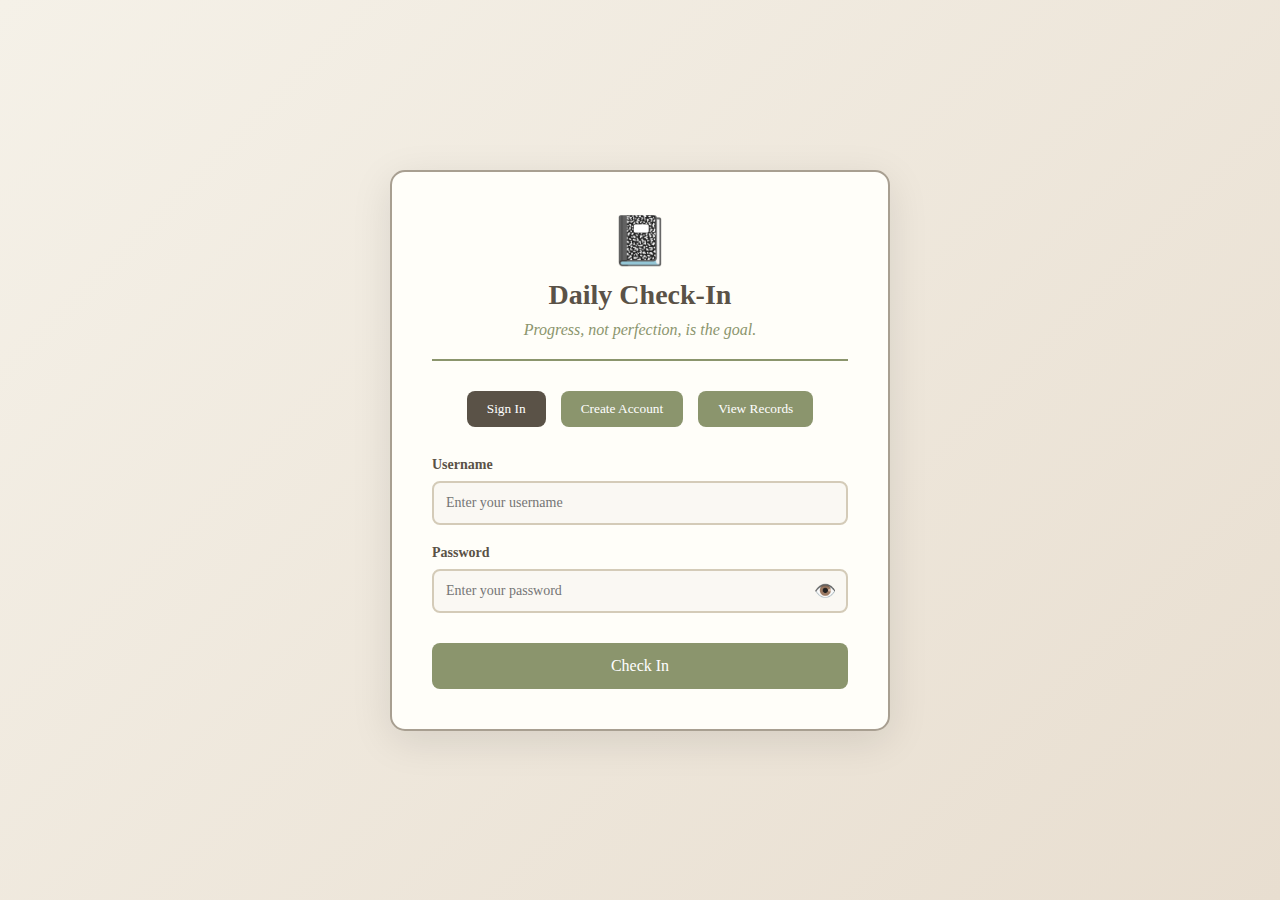
<file: PrelimLabWork2/index.html>
<!DOCTYPE html>
<html lang="en">
<head>
    <meta charset="UTF-8">
    <meta name="viewport" content="width=device-width, initial-scale=1.0">
    <title>Daily Check-In Journal</title>
    <style>
        * {
            margin: 0;
            padding: 0;
            box-sizing: border-box;
        }

        body {
            font-family: 'Georgia', serif;
            background: linear-gradient(135deg, #f5f1e8 0%, #e8ded0 100%);
            min-height: 100vh;
            display: flex;
            justify-content: center;
            align-items: center;
            padding: 20px;
        }

        .container {
            background: #fffef9;
            border-radius: 15px;
            box-shadow: 0 10px 40px rgba(0, 0, 0, 0.1);
            padding: 40px;
            max-width: 500px;
            width: 100%;
            border: 2px solid #a89f91;
        }

        .journal-header {
            text-align: center;
            margin-bottom: 30px;
            border-bottom: 2px solid #8b956d;
            padding-bottom: 20px;
        }

        .journal-icon {
            font-size: 48px;
            margin-bottom: 10px;
        }

        h1 {
            color: #5a5247;
            font-size: 28px;
            margin-bottom: 10px;
        }

        .motivational-text {
            color: #8b956d;
            font-style: italic;
            font-size: 16px;
            margin-top: 10px;
        }

        .page-selector {
            display: flex;
            justify-content: center;
            gap: 15px;
            margin-bottom: 30px;
        }

        .page-btn {
            background: #8b956d;
            color: white;
            border: none;
            padding: 10px 20px;
            border-radius: 8px;
            cursor: pointer;
            font-family: 'Georgia', serif;
            transition: background 0.3s;
        }

        .page-btn.active {
            background: #5a5247;
        }

        .page-btn:hover {
            background: #6d7557;
        }

        .form-section {
            display: none;
        }

        .form-section.active {
            display: block;
        }

        .form-group {
            margin-bottom: 20px;
        }

        label {
            display: block;
            color: #5a5247;
            margin-bottom: 8px;
            font-weight: bold;
            font-size: 14px;
        }

        input {
            width: 100%;
            padding: 12px;
            border: 2px solid #d4cbb8;
            border-radius: 8px;
            font-family: 'Georgia', serif;
            font-size: 14px;
            background: #faf8f3;
            transition: border-color 0.3s;
        }

        input:focus {
            outline: none;
            border-color: #8b956d;
        }

        .password-container {
            position: relative;
        }

        .toggle-password {
            position: absolute;
            right: 12px;
            top: 50%;
            transform: translateY(-50%);
            cursor: pointer;
            color: #5a5247;
            font-size: 18px;
        }

        .submit-btn {
            width: 100%;
            background: #8b956d;
            color: white;
            border: none;
            padding: 14px;
            border-radius: 8px;
            font-size: 16px;
            font-family: 'Georgia', serif;
            cursor: pointer;
            transition: background 0.3s;
            margin-top: 10px;
        }

        .submit-btn:hover {
            background: #6d7557;
        }

        .message {
            margin-top: 20px;
            padding: 15px;
            border-radius: 8px;
            text-align: center;
            display: none;
        }

        .message.success {
            background: #d4edda;
            color: #155724;
            border: 1px solid #c3e6cb;
        }

        .message.error {
            background: #f8d7da;
            color: #721c24;
            border: 1px solid #f5c6cb;
        }

        .timestamp-display {
            margin-top: 15px;
            padding: 15px;
            background: #f5f1e8;
            border-radius: 8px;
            text-align: center;
            color: #5a5247;
            font-style: italic;
        }

        .attendance-list {
            margin-top: 20px;
            max-height: 300px;
            overflow-y: auto;
        }

        .attendance-item {
            background: #f5f1e8;
            padding: 12px;
            margin-bottom: 10px;
            border-radius: 8px;
            border-left: 4px solid #8b956d;
        }

        .download-btn {
            width: 100%;
            background: #5a5247;
            color: white;
            border: none;
            padding: 12px;
            border-radius: 8px;
            font-size: 14px;
            font-family: 'Georgia', serif;
            cursor: pointer;
            margin-top: 15px;
            transition: background 0.3s;
        }

        .download-btn:hover {
            background: #433d34;
        }
    </style>
</head>
<body>
    <div class="container">
        <div class="journal-header">
            <div class="journal-icon">📓</div>
            <h1>Daily Check-In</h1>
            <p class="motivational-text" id="motivationalText">Today's presence matters.</p>
        </div>

        <div class="page-selector">
            <button class="page-btn active" onclick="showPage('login')">Sign In</button>
            <button class="page-btn" onclick="showPage('register')">Create Account</button>
            <button class="page-btn" onclick="showPage('attendance')">View Records</button>
        </div>

        <!-- Login Form -->
        <div id="loginSection" class="form-section active">
            <form id="loginForm">
                <div class="form-group">
                    <label for="loginUsername">Username</label>
                    <input type="text" id="loginUsername" required placeholder="Enter your username">
                </div>
                <div class="form-group">
                    <label for="loginPassword">Password</label>
                    <div class="password-container">
                        <input type="password" id="loginPassword" required placeholder="Enter your password">
                        <span class="toggle-password" onclick="togglePassword('loginPassword')">👁️</span>
                    </div>
                </div>
                <button type="submit" class="submit-btn">Check In</button>
            </form>
            <div id="loginMessage" class="message"></div>
            <div id="timestampDisplay" class="timestamp-display" style="display: none;"></div>
        </div>

        <!-- Registration Form -->
        <div id="registerSection" class="form-section">
            <form id="registerForm">
                <div class="form-group">
                    <label for="regRealName">Full Name</label>
                    <input type="text" id="regRealName" required placeholder="Enter your real name">
                </div>
                <div class="form-group">
                    <label for="regUsername">Username</label>
                    <input type="text" id="regUsername" required placeholder="Choose a username">
                </div>
                <div class="form-group">
                    <label for="regPassword">Password</label>
                    <div class="password-container">
                        <input type="password" id="regPassword" required placeholder="Create a password">
                        <span class="toggle-password" onclick="togglePassword('regPassword')">👁️</span>
                    </div>
                </div>
                <button type="submit" class="submit-btn">Create Account</button>
            </form>
            <div id="registerMessage" class="message"></div>
        </div>

        <!-- Attendance Records -->
        <div id="attendanceSection" class="form-section">
            <div class="attendance-list" id="attendanceList"></div>
            <button class="download-btn" onclick="downloadAttendance()">Download Attendance Summary</button>
        </div>
    </div>

    <!-- Audio element for beep sound -->
    <audio id="errorBeep" preload="auto">
        <source src="quack.mp3" type="audio/mpeg">
        <!-- Add your sound file here. Name it 'quack.mp3' and place it in the same folder -->
    </audio>

    <script src="script.js"></script>
</body>
</html>
</file>
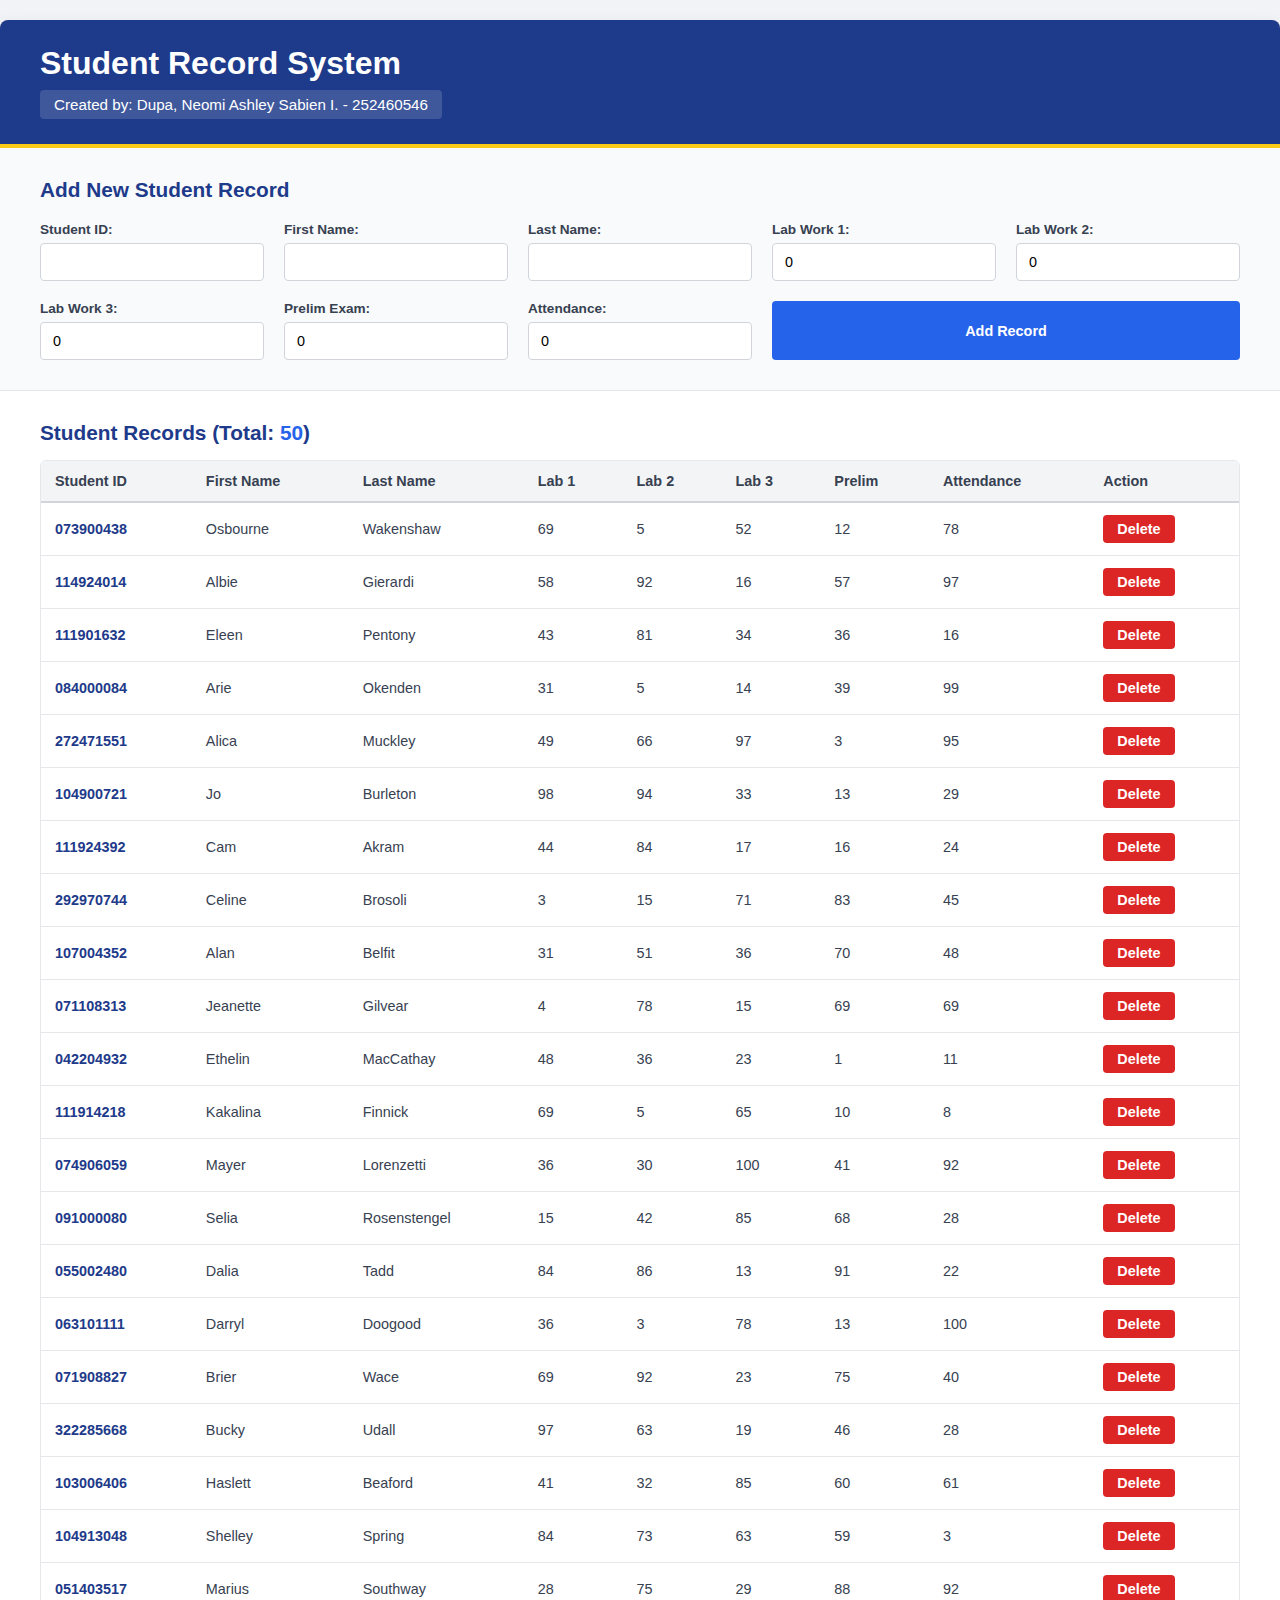
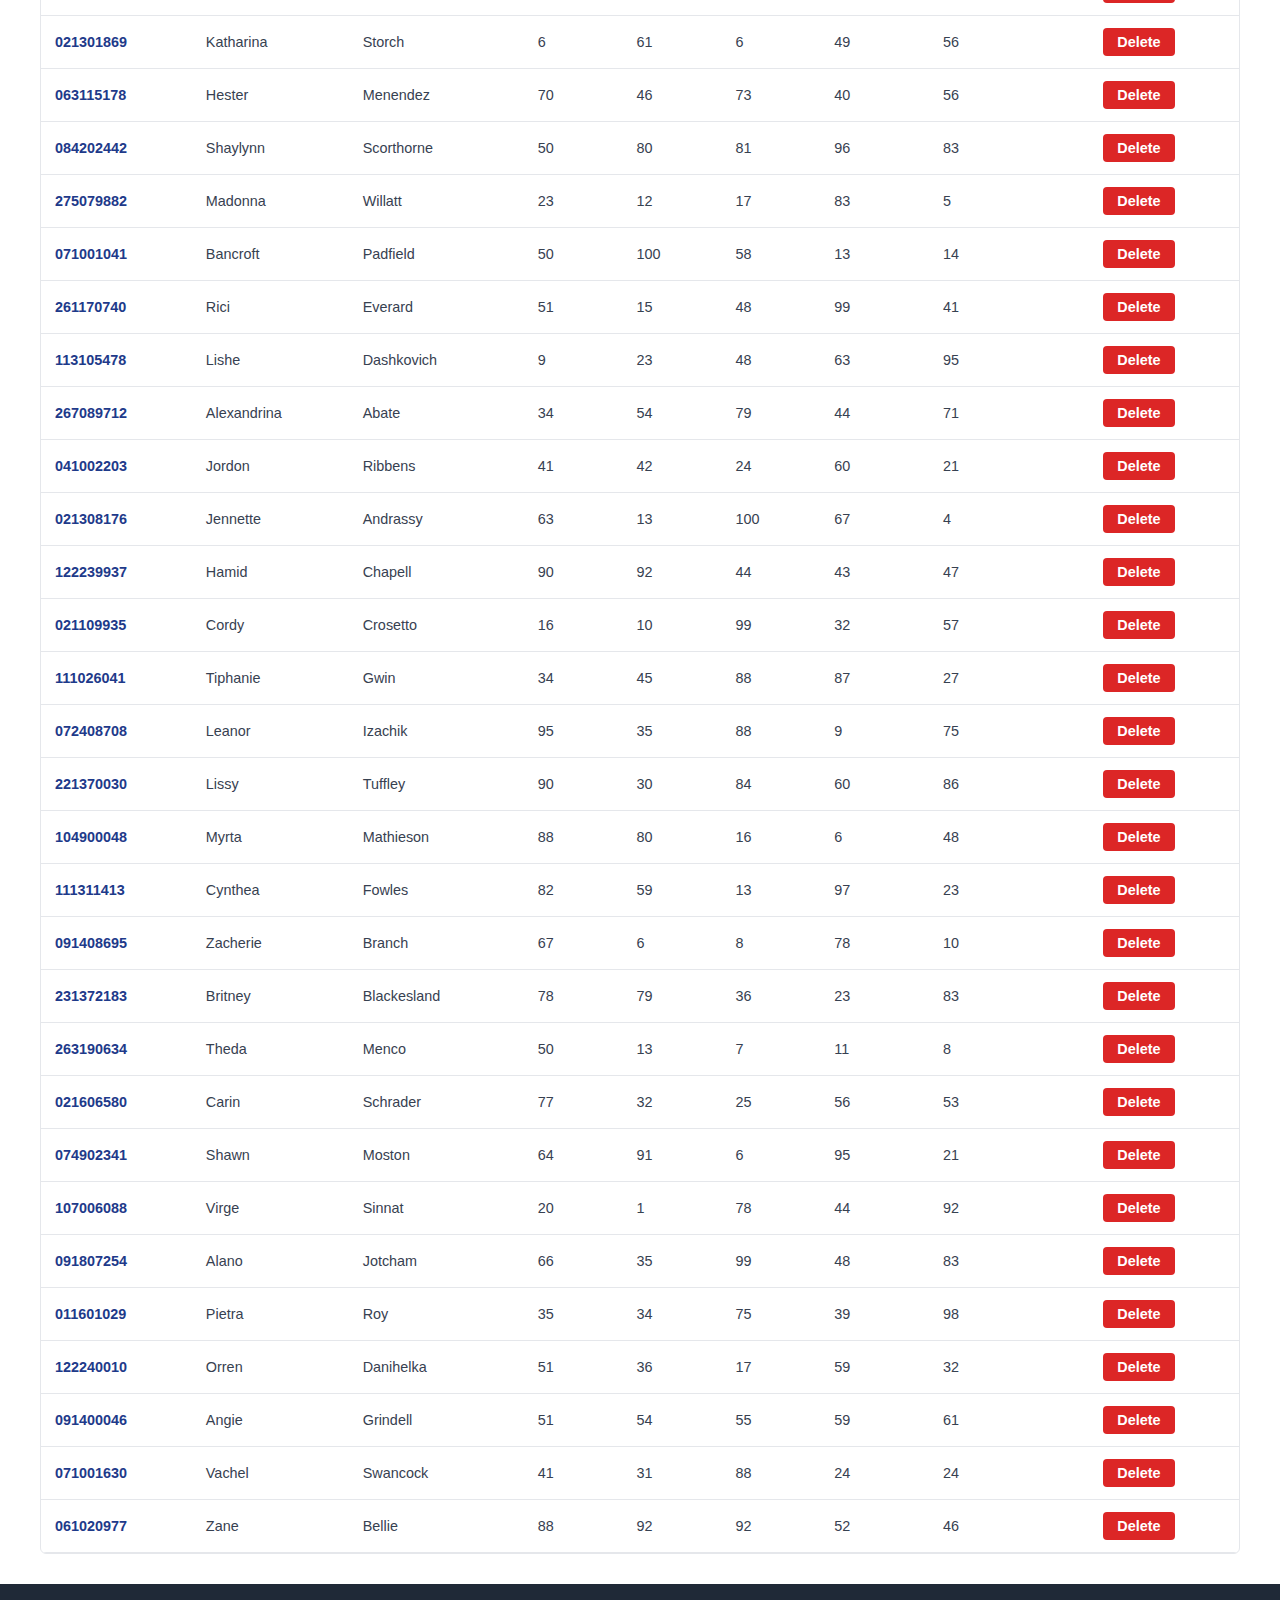
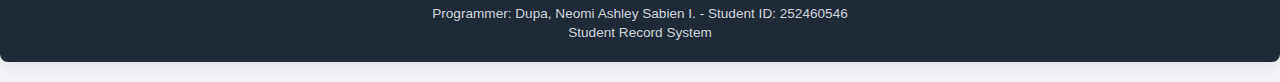
<file: Prelim-Exam/JAVASCRIPT/index.html>
<!DOCTYPE html>
<html lang="en">
<head>
    <meta charset="UTF-8">
    <meta name="viewport" content="width=device-width, initial-scale=1.0">
    <title>Student Record System - Web</title>
    <link rel="stylesheet" href="style.css">
</head>
<body>
    <div class="container">
        <header>
            <h1>Student Record System</h1>
            <!-- Programmer Identifier: Dupa, Neomi Ashley Sabien I. - 252460546 -->
            <p class="identifier">Created by: Dupa, Neomi Ashley Sabien I. - 252460546</p>
        </header>

        <div class="form-container">
            <h2>Add New Student Record</h2>
            <form id="studentForm">
                <div class="form-group">
                    <label for="studentId">Student ID:</label>
                    <input type="text" id="studentId" required>
                </div>
                <div class="form-group">
                    <label for="firstName">First Name:</label>
                    <input type="text" id="firstName" required>
                </div>
                <div class="form-group">
                    <label for="lastName">Last Name:</label>
                    <input type="text" id="lastName" required>
                </div>
                <div class="form-group">
                    <label for="lab1">Lab Work 1:</label>
                    <input type="number" id="lab1" min="0" max="100" value="0">
                </div>
                <div class="form-group">
                    <label for="lab2">Lab Work 2:</label>
                    <input type="number" id="lab2" min="0" max="100" value="0">
                </div>
                <div class="form-group">
                    <label for="lab3">Lab Work 3:</label>
                    <input type="number" id="lab3" min="0" max="100" value="0">
                </div>
                <div class="form-group">
                    <label for="prelim">Prelim Exam:</label>
                    <input type="number" id="prelim" min="0" max="100" value="0">
                </div>
                <div class="form-group">
                    <label for="attendance">Attendance:</label>
                    <input type="number" id="attendance" min="0" max="100" value="0">
                </div>
                <button type="submit" class="btn btn-primary">Add Record</button>
            </form>
        </div>

        <div class="table-container">
            <h2>Student Records (Total: <span id="recordCount">0</span>)</h2>
            <div class="table-wrapper">
                <table id="studentTable">
                    <thead>
                        <tr>
                            <th>Student ID</th>
                            <th>First Name</th>
                            <th>Last Name</th>
                            <th>Lab 1</th>
                            <th>Lab 2</th>
                            <th>Lab 3</th>
                            <th>Prelim</th>
                            <th>Attendance</th>
                            <th>Action</th>
                        </tr>
                    </thead>
                    <tbody id="tableBody">
                        <!-- Rows will be populated by JavaScript -->
                    </tbody>
                </table>
            </div>
        </div>

        <footer>
            <p>Programmer: Dupa, Neomi Ashley Sabien I. - Student ID: 252460546</p>
            <p>Student Record System</p>
        </footer>
    </div>

    <script src="script.js"></script>
</body>
</html>
</file>
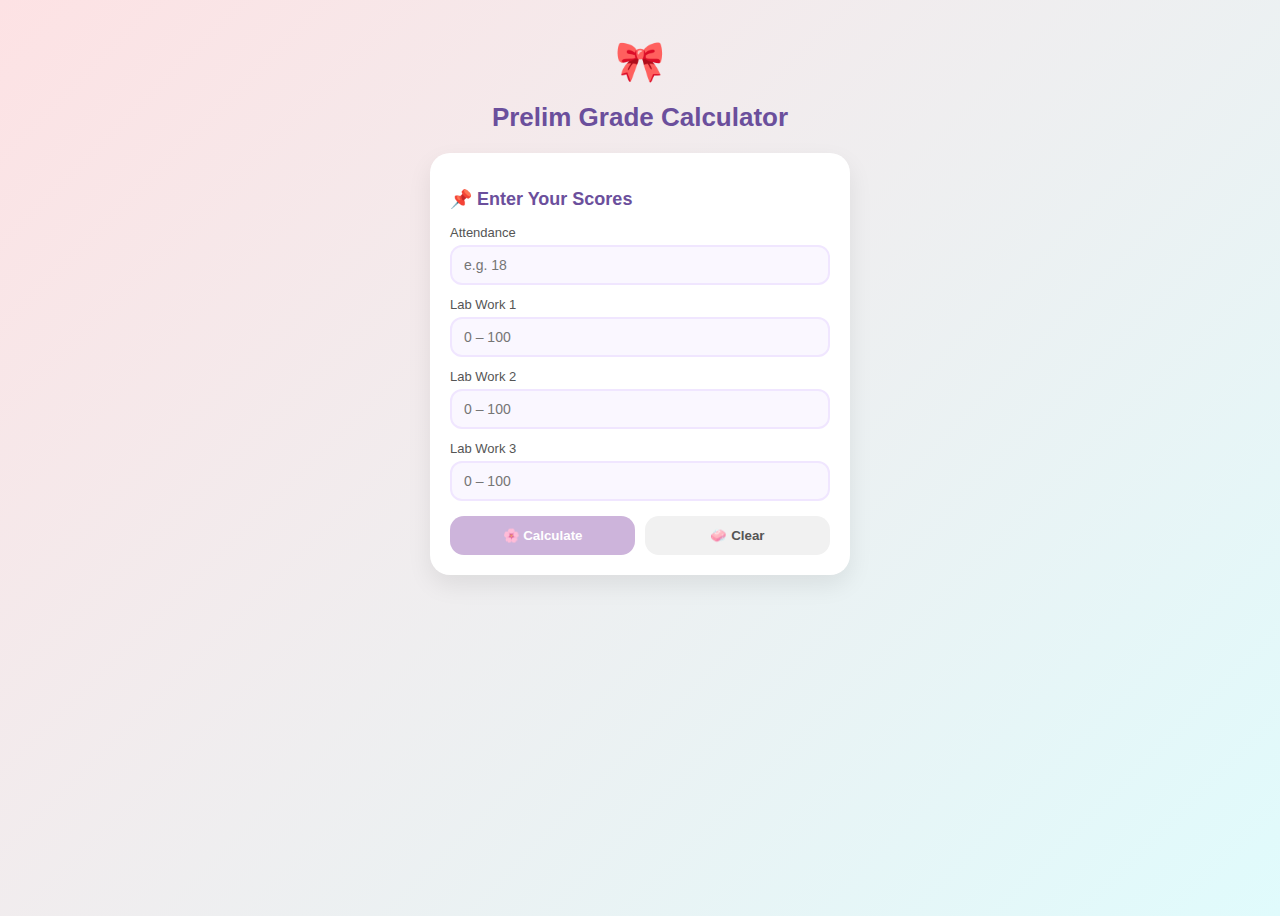
<file: PrelimGradeCalculator/Javascript/index.html>
<!DOCTYPE html>
<html lang="en">
<head>
  <meta charset="UTF-8">
  <title>Pastel Prelim Grade Calculator</title>
  <meta name="viewport" content="width=device-width, initial-scale=1.0">
  <link rel="stylesheet" href="style.css">
</head>
<body>

  <div class="app">

    <header class="top">
      <span class="emoji">🎀</span>
      <h1>Prelim Grade Calculator</h1>

    </header>

    <section class="card">
      <h2>📌 Enter Your Scores</h2>

      <div class="field">
        <label>Attendance</label>
        <input type="number" id="attendance" placeholder="e.g. 18">
      </div>

      <div class="field">
        <label>Lab Work 1</label>
        <input type="number" id="lab1" placeholder="0 – 100">
      </div>

      <div class="field">
        <label>Lab Work 2</label>
        <input type="number" id="lab2" placeholder="0 – 100">
      </div>

      <div class="field">
        <label>Lab Work 3</label>
        <input type="number" id="lab3" placeholder="0 – 100">
      </div>

      <div class="buttons">
        <button class="btn main" onclick="calculateGrade()">🌸 Calculate</button>
        <button class="btn soft" onclick="clearFields()">🧼 Clear</button>
      </div>
    </section>

    <div class="error-message" id="errorMessage"></div>

    <section class="card results-card" id="outputSection">
      <h2>📊 Results</h2>

      <div class="result-line">
        <span>Lab Average</span>
        <strong id="displayLabAvg">--</strong>
      </div>

      <div class="result-line">
        <span>Class Standing</span>
        <strong id="displayClassStanding">--</strong>
      </div>

      <div class="divider"></div>

      <div class="result-line">
        <span>Needed to Pass (75)</span>
        <strong id="displayPassScore">--</strong>
      </div>

      <div class="result-line">
        <span>Needed for Excellent (100)</span>
        <strong id="displayExcellentScore">--</strong>
      </div>

      <div class="remarks-section" id="remarksSection"></div>
    </section>

  </div>

  <script src="script.js"></script>
</body>
</html>
</file>
<file: PrelimGradeCalculator/Javascript/style.css>
* {
  box-sizing: border-box;
  font-family: "Segoe UI", sans-serif;
}

body {
  background: linear-gradient(135deg, #fde2e4, #e0fbfc);
  min-height: 100vh;
  display: flex;
  justify-content: center;
  padding: 30px;
}

.app {
  width: 100%;
  max-width: 420px;
}

.top {
  text-align: center;
  margin-bottom: 20px;
}

.top h1 {
  font-size: 26px;
  color: #6b4f9c;
}

.top p {
  font-size: 14px;
  color: #777;
}

.emoji {
  font-size: 40px;
}

.card {
  background: #fff;
  border-radius: 20px;
  padding: 20px;
  margin-bottom: 20px;
  box-shadow: 0 10px 25px rgba(0,0,0,0.08);
}

.card h2 {
  font-size: 18px;
  margin-bottom: 15px;
  color: #6b4f9c;
}

.field {
  display: flex;
  flex-direction: column;
  margin-bottom: 12px;
}

.field label {
  font-size: 13px;
  margin-bottom: 5px;
  color: #555;
}

.field input {
  padding: 10px 12px;
  border-radius: 12px;
  border: 2px solid #f0e6ff;
  background: #faf7ff;
  font-size: 14px;
}

.field input:focus {
  outline: none;
  border-color: #cdb4db;
}

.buttons {
  display: flex;
  gap: 10px;
  margin-top: 15px;
}

.btn {
  flex: 1;
  border: none;
  border-radius: 14px;
  padding: 12px;
  font-weight: 600;
  cursor: pointer;
}

.btn.main {
  background: #cdb4db;
  color: #fff;
}

.btn.soft {
  background: #f1f1f1;
  color: #555;
}

.btn:hover {
  transform: translateY(-2px);
}

.results-card {
  display: none;
}

.results-card.visible {
  display: block;
}

.result-line {
  display: flex;
  justify-content: space-between;
  padding: 10px;
  background: #fafafa;
  border-radius: 12px;
  margin-bottom: 8px;
}

.divider {
  height: 1px;
  background: #eee;
  margin: 12px 0;
}

.result-line strong {
  color: #6b4f9c;
}

.error-message {
  display: none;
  background: #ffd6d6;
  color: #a33;
  padding: 12px;
  border-radius: 12px;
  text-align: center;
  margin-bottom: 15px;
}

.error-message.visible {
  display: block;
}

.remarks-section {
  margin-top: 15px;
  padding: 12px;
  border-radius: 12px;
  font-size: 14px;
}

.remarks-success {
  background: #e8f8f0;
}

.remarks-warning {
  background: #fff4cc;
}

.remarks-danger {
  background: #fde2e2;
}
</file>
<file: Prelim-Exam/JAVASCRIPT/style.css>
/* ===== Global Reset ===== */
* {
    margin: 0;
    padding: 0;
    box-sizing: border-box;
}

body {
    font-family: "Segoe UI", Roboto, Arial, sans-serif;
    background-color: #f1f3f6;
    min-height: 100vh;
    color: #2c2f33;
}

/* ===== Main Container ===== */
.container {
    max-width: 1400px;
    margin: 20px auto;
    background: #ffffff;
    border-radius: 8px;
    box-shadow: 0 4px 15px rgba(0, 0, 0, 0.08);
    overflow: hidden;
}

/* ===== Header (Portal Style) ===== */
header {
    background: #1e3a8a; /* University blue */
    color: #ffffff;
    padding: 25px 40px;
    border-bottom: 4px solid #facc15; /* Gold accent */
}

header h1 {
    font-size: 2rem;
    font-weight: 600;
}

.identifier {
    margin-top: 8px;
    font-size: 0.95rem;
    background: rgba(255, 255, 255, 0.15);
    padding: 6px 14px;
    border-radius: 4px;
    display: inline-block;
}

/* ===== Form Section ===== */
.form-container {
    padding: 30px 40px;
    background: #f9fafb;
    border-bottom: 1px solid #e5e7eb;
}

.form-container h2 {
    font-size: 1.3rem;
    margin-bottom: 20px;
    color: #1e3a8a;
}

/* Grid layout like a portal */
#studentForm {
    display: grid;
    grid-template-columns: repeat(auto-fit, minmax(220px, 1fr));
    gap: 20px;
}

.form-group {
    display: flex;
    flex-direction: column;
}

.form-group label {
    font-size: 0.85rem;
    font-weight: 600;
    margin-bottom: 6px;
    color: #374151;
}

.form-group input {
    padding: 10px 12px;
    border: 1px solid #d1d5db;
    border-radius: 4px;
    font-size: 0.9rem;
}

.form-group input:focus {
    outline: none;
    border-color: #2563eb;
    background: #ffffff;
}

/* ===== Buttons ===== */
.btn {
    padding: 10px 18px;
    font-size: 0.9rem;
    font-weight: 600;
    border-radius: 4px;
    cursor: pointer;
    border: none;
    transition: background 0.2s, transform 0.1s;
}

.btn-primary {
    background: #2563eb;
    color: #ffffff;
    grid-column: span 2;
}

.btn-primary:hover {
    background: #1d4ed8;
    transform: translateY(-1px);
}

.btn-danger {
    background: #dc2626;
    color: #ffffff;
    padding: 6px 14px;
}

.btn-danger:hover {
    background: #b91c1c;
}

/* ===== Table Section ===== */
.table-container {
    padding: 30px 40px;
}

.table-container h2 {
    font-size: 1.3rem;
    color: #1e3a8a;
    margin-bottom: 10px;
}

#recordCount {
    color: #2563eb;
    font-weight: 600;
}

.table-wrapper {
    margin-top: 15px;
    overflow-x: auto;
    border: 1px solid #e5e7eb;
    border-radius: 6px;
}

/* ===== Table (Student Portal Look) ===== */
table {
    width: 100%;
    border-collapse: collapse;
    font-size: 0.9rem;
}

thead {
    background: #f3f4f6;
}

thead th {
    padding: 12px 14px;
    text-align: left;
    font-weight: 600;
    color: #374151;
    border-bottom: 2px solid #d1d5db;
}

tbody tr {
    border-bottom: 1px solid #e5e7eb;
}

tbody tr:hover {
    background: #f9fafb;
}

tbody td {
    padding: 12px 14px;
    color: #374151;
}

tbody td:first-child {
    font-weight: 600;
    color: #1e3a8a;
}

/* ===== Footer ===== */
footer {
    background: #1f2937;
    color: #d1d5db;
    padding: 18px;
    text-align: center;
    font-size: 0.85rem;
}

footer p {
    margin: 4px 0;
}

/* ===== Responsive ===== */
@media (max-width: 768px) {
    header {
        padding: 20px;
        text-align: center;
    }

    header h1 {
        font-size: 1.6rem;
    }

    .form-container,
    .table-container {
        padding: 20px;
    }

    #studentForm {
        grid-template-columns: 1fr;
    }

    .btn-primary {
        grid-column: span 1;
    }
}
</file>
